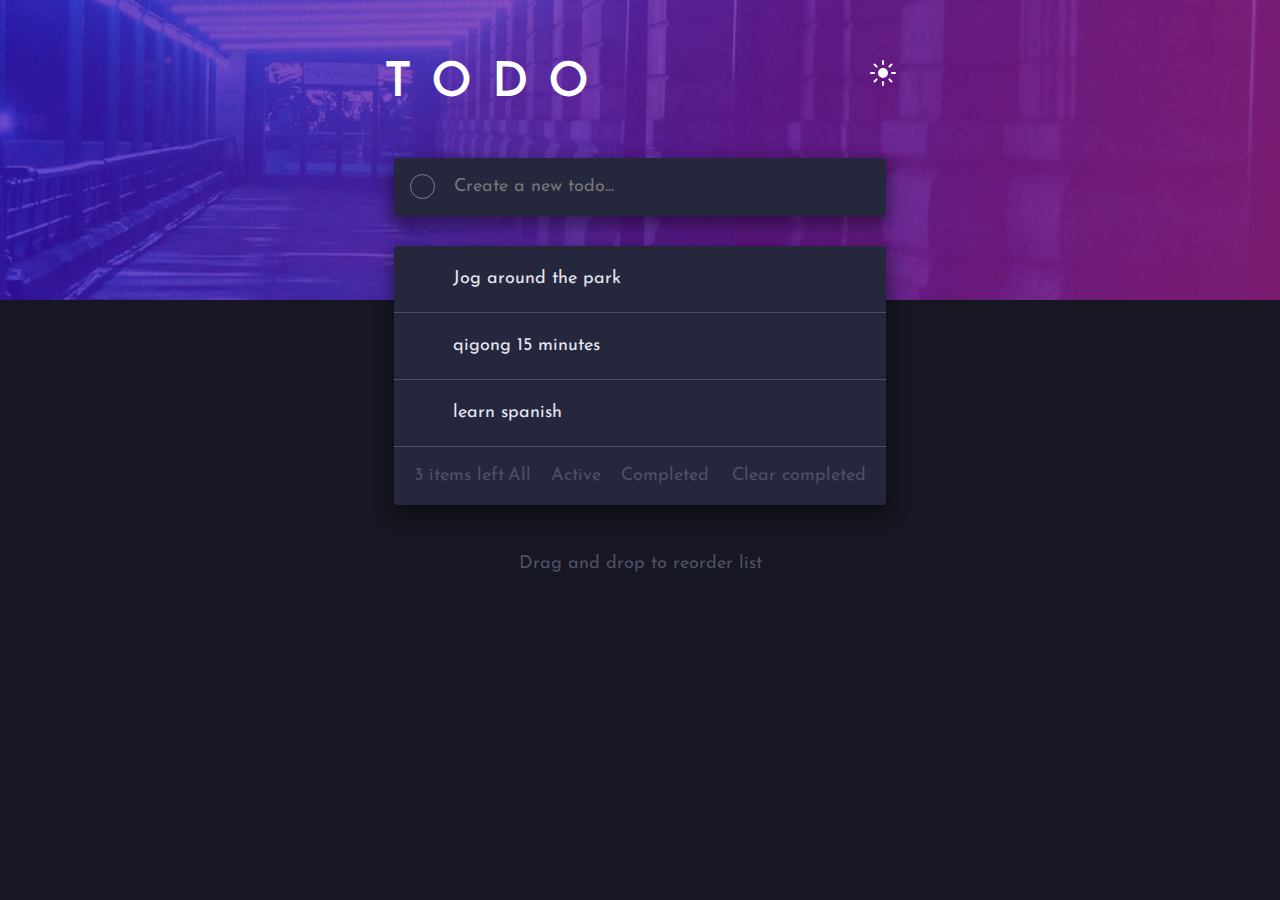
<file: index.html>
<!DOCTYPE html>
<html lang="en">
  <head>
    <meta charset="UTF-8" />
    <meta name="viewport" content="width=device-width, initial-scale=1.0" />
    <!-- displays site properly based on user's device -->

    <link
      rel="icon"
      type="image/png"
      sizes="32x32"
      href="./images/favicon-32x32.png"
    />
    <link rel="stylesheet" href="style.css" />
    <title>Frontend Mentor | Todo app</title>
  </head>
  <body>
    <main>
      <section class="heading">
        <h1>TODO</h1>
        <span class="toggle-mode-icon"
          ><img src="./images/icon-sun.svg" alt="Sun icon"
        /></span>
      </section>
      <div class="todo-app">
        <form class="todo-form">
          <span class="checkbox-circle"></span>
          <input
            type="text"
            name="new-todo"
            id="new-todo"
            placeholder="Create a new todo..."
            autocomplete="off"
          />
        </form>
        <div class="todos">
          <div class="todo-item">
            <input type="checkbox" name="" class="" /> Jog around the park
          </div>
          <div class="todo-item">
            <input type="checkbox" name="" class="" /> qigong 15 minutes
          </div>
          <div class="todo-item">
            <input type="checkbox" name="" class="completed" />
            learn spanish
          </div>
          <div class="summary-section">
            <span class="info">3 items left</span>
            <ul class="filters">
              <li>All</li>
              <li>Active</li>
              <li>Completed</li>
            </ul>
            <p class="clear">Clear completed</p>
          </div>
        </div>
      </div>
      <p>Drag and drop to reorder list</p>
    </main>
  </body>
</html>
</file>
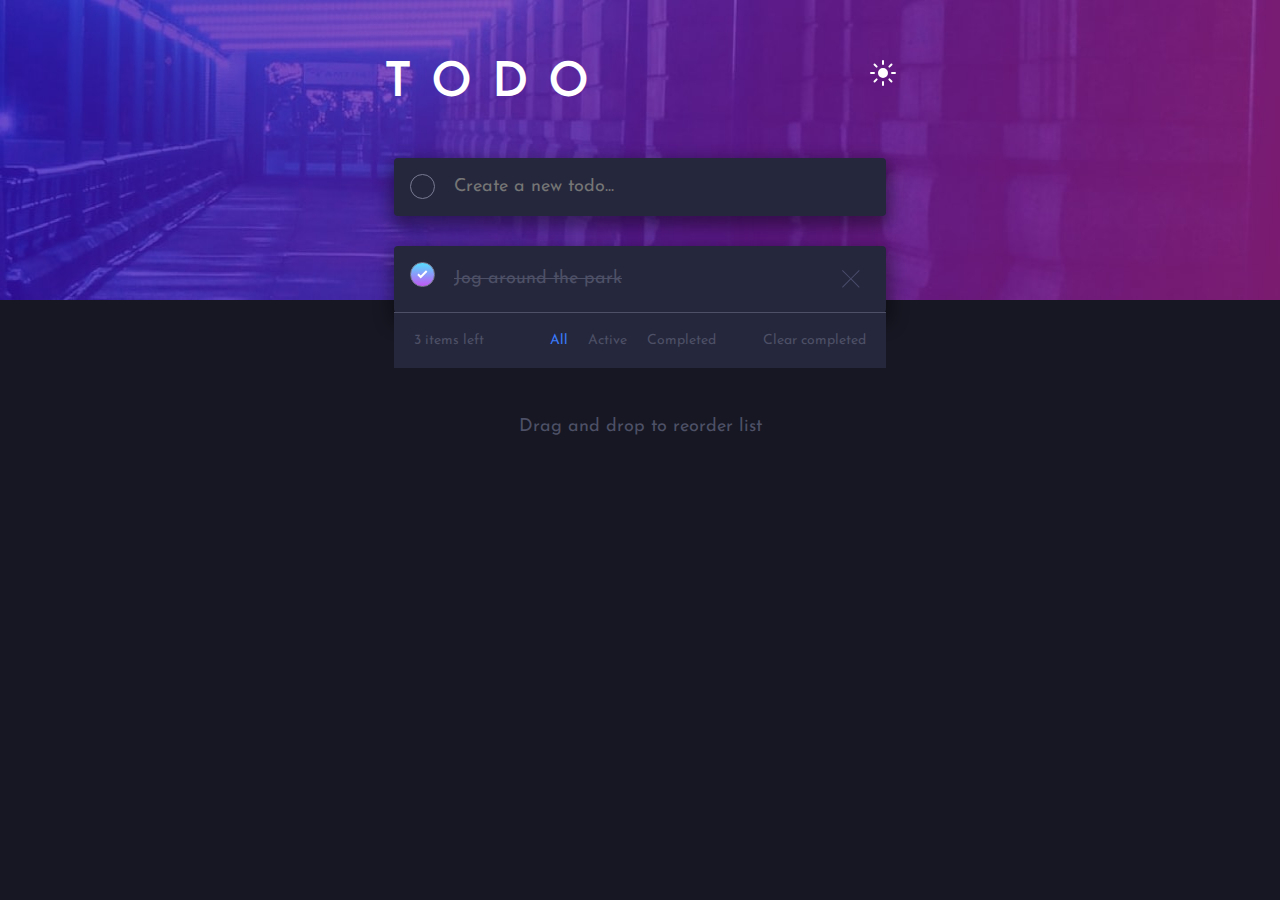
<file: TodoApp/index.html>
<!DOCTYPE html>
<html lang="en">
  <head>
    <meta charset="UTF-8" />
    <meta name="viewport" content="width=device-width, initial-scale=1.0" />
    <!-- displays site properly based on user's device -->

    <link
      rel="icon"
      type="image/png"
      sizes="32x32"
      href="./images/favicon-32x32.png"
    />
    <link rel="stylesheet" href="style.css" />
    <title>Frontend Mentor | Todo app</title>
  </head>
  <body>
    <main>
      <section class="heading">
        <h1>TODO</h1>
        <span class="toggle-mode-icon"
          ><img src="./images/icon-sun.svg" alt="Sun icon"
        /></span>
      </section>
      <div class="todo-app">
        <form class="todo-form">
          <span class="circle-decoration"></span>
          <input
            type="text"
            name="new-todo"
            id="new-todo"
            placeholder="Create a new todo..."
            autocomplete="off"
          />
        </form>
        <ul class="todos">
          <li class="todo-item completed" draggable="true">
            <div class="circle completed"></div>

            Jog around the park
            <span class="delete"></span>
          </li>
        </ul>
        <div class="summary-section">
          <span class="info">3 items left</span>

          <p class="clear">Clear completed</p>
        </div>
        <ul class="filters">
          <li class="selected">All</li>
          <li>Active</li>
          <li>Completed</li>
        </ul>
      </div>
      <p>Drag and drop to reorder list</p>
    </main>
    <script src="script.js"></script>
  </body>
</html>
</file>
<file: style.css>
@import url("https://fonts.googleapis.com/css2?family=Josefin+Sans:wght@400;600;700&display=swap");

:root {
/* primary */
  --bright-blue: hsl(220, 98%, 61%);
  --check-background: linear-gradient hsl(192, 100%, 67%) to hsl(280, 87%, 65%);

  /* light theme */
  --very-light-gray: hsl(0, 0%, 98%);
  --very-light-grayish-blue: hsl(236, 33%, 92%);
  --light-grayish-glue: hsl(233, 11%, 84%);
  --dark-grayish-glue: hsl(236, 9%, 61%);
  --very-dark-grayish-blue: hsl(235, 19%, 35%);

  /* dark theme */
  --very-dark-blue: hsl(235, 21%, 11%);
  --very-dark-desaturated-blue: hsl(235, 24%, 19%);
  --light-grayish-blue: hsl(234, 39%, 85%);
  --light-grayish-blue: hsl(236, 33%, 92%); /*  hover */
  --dark-grayish-blue: hsl(234, 11%, 52%);
  --very-dark-grayish-blue: hsl(233, 14%, 35%);
  /* --very-dark-grayish-blue: hsl(237, 14%, 26%); */

  --border-radius: 4px;
  --box-shadow:1px 7px 17px 4px rgba(0,0,0,0.41);

}

* {
  box-sizing: border-box;
  margin: 0;
  padding: 0;
}

body {
  background-color: var(--very-dark-blue);
  font-family: "Josefin Sans", sans-serif;
  font-size: 18px;
  background-image: url("./images/bg-desktop-dark.jpg");
  background-position: top center;
  background-repeat: no-repeat;
  background-size: 100% 300px;
}



main {
  margin: 60px auto;
  max-width: 40%;
  top: 100px;
}

.heading {
  display: flex;
  justify-content: space-between;
}

.heading h1 {
  color: #fff;
  font-size: 3rem;
  letter-spacing: 20px;
  font-weight: 600;
}

.todo-app {
  margin-top: 40px;
  padding: 10px;
}

.todo-form{
  position: relative;
}

.todo-form input {
  background-color: var(--very-dark-desaturated-blue);
  padding: 20px;
  width: 100%;
  border: none;
  border-radius: var(--border-radius);
  box-shadow: var(--box-shadow);
  font-family: inherit;
  font-size: 18px;
  padding-left: 60px;
  color:var(--light-grayish-blue);;
  
}

.todos {
  margin-top: 30px;
  color: var(--light-grayish-blue);
  background-color: var(--very-dark-desaturated-blue);
  border-radius: var(--border-radius);
  box-shadow: var(--box-shadow);
}

.todo-item {
  border-bottom: 0.5px solid var(--very-dark-grayish-blue);
  padding: 24px 40px;
}

input[type="checkbox"]{
  visibility: hidden;

}

.checkbox-circle{
  z-index: 2;
  position: absolute;
  height: 25px;
  width: 25px;
  top: 16px;
  left: 16px;
  border-radius: 50%;
  border: 1px solid var(--dark-grayish-blue);

}


.summary-section {
  display: flex;
  justify-content: space-between;
  padding: 20px;
  color: var(--very-dark-grayish-blue);
}
ul.filters {
  display: flex;
  justify-content: space-between;
  list-style-type: none;
}



.filters li {
  margin-right: 20px;
}

main > p {
  text-align: center;
  color: var(--very-dark-grayish-blue);
  padding-top: 40px;
}
s
</file>
<file: TodoApp/style.css>
@import url("https://fonts.googleapis.com/css2?family=Josefin+Sans:wght@400;600;700&display=swap");

:root {
  /* primary */
  --bright-blue: hsl(220, 98%, 61%);
  --check-background: linear-gradient(hsl(192, 100%, 67%), hsl(280, 87%, 65%));

  /* light theme */
  --very-light-gray: hsl(0, 0%, 98%);
  --very-light-grayish-blue: hsl(236, 33%, 92%);
  --light-grayish-glue: hsl(233, 11%, 84%);
  --dark-grayish-glue: hsl(236, 9%, 61%);
  --very-dark-grayish-blue: hsl(235, 19%, 35%);

  /* dark theme */
  --very-dark-blue: hsl(235, 21%, 11%);
  --very-dark-desaturated-blue: hsl(235, 24%, 19%);
  --light-grayish-blue: hsl(234, 39%, 85%);
  --light-grayish-blue: hsl(236, 33%, 92%); /*  hover */
  --dark-grayish-blue: hsl(234, 11%, 52%);
  --very-dark-grayish-blue: hsl(233, 14%, 35%);
  /* --very-dark-grayish-blue: hsl(237, 14%, 26%); */

  --border-radius: 4px;
  --box-shadow: 1px 7px 17px 4px rgba(0, 0, 0, 0.41);
}

* {
  box-sizing: border-box;
  margin: 0;
  padding: 0;
}

body {
  background-color: var(--very-dark-blue);
  font-family: "Josefin Sans", sans-serif;
  font-size: 18px;
  background-image: url("./images/bg-desktop-dark.jpg");
  background-position: top center;
  background-repeat: no-repeat;
  background-size: 100% 300px;
}

main {
  margin: 60px auto;
  max-width: 40%;
  top: 100px;
}

.heading {
  display: flex;
  justify-content: space-between;
}

.heading h1 {
  color: #fff;
  font-size: 3rem;
  letter-spacing: 20px;
  font-weight: 600;
}

.todo-app {
  margin-top: 40px;
  padding: 10px;
  position: relative;
}

.todo-form {
  position: relative;
}
.circle,
.circle-decoration {
  z-index: 2;
  display: inline-block;
  position: absolute;
  height: 25px;
  width: 25px;
  top: 16px;
  left: 16px;
  border-radius: 50%;
  border: 1px solid var(--dark-grayish-blue);
  margin-right: 40px;
  background-color: var(--check-background);
}

.todo-form input {
  background-color: var(--very-dark-desaturated-blue);
  padding: 20px;
  width: 100%;
  border: none;
  border-radius: var(--border-radius);
  box-shadow: var(--box-shadow);
  font-family: inherit;
  font-size: 18px;
  padding-left: 60px;
  color: var(--light-grayish-blue);
  caret-color: var(--bright-blue);
}
.todo-form input:focus {
  outline: none;
}
.todos {
  margin-top: 30px;
  color: var(--light-grayish-blue);
  background-color: var(--very-dark-desaturated-blue);
  border-radius: var(--border-radius);
  box-shadow: var(--box-shadow);
  list-style-type: none;
}

li.todo-item {
  border-bottom: 0.5px solid var(--very-dark-grayish-blue);
  padding: 24px 60px;
  position: relative;
  cursor: pointer;
}

.circle.completed {
  background-image: url("images/icon-check.svg"), var(--check-background);
  background-repeat: no-repeat;
  background-position: center;
}

.circle:not(.completed):hover {
  border: 1px solid var(--light-grayish-blue);
}

.todo-item.completed {
  text-decoration: line-through;
  color: var(--very-dark-grayish-blue);
}

.delete {
  background: url("./images/icon-cross.svg") no-repeat;
  height: 24px;
  width: 24px;
  position: absolute;
  right: 20px;
}

.summary-section {
  display: flex;
  justify-content: space-between;
  padding: 20px;
  color: var(--very-dark-grayish-blue);
  font-size: 14px;
  background-color: var(--very-dark-desaturated-blue);
}

ul.filters {
  background-color: var(--very-dark-desaturated-blue);
  display: flex;
  justify-content: space-between;
  list-style-type: none;
  color: var(--very-dark-grayish-blue);
  font-size: 14px;
  max-width: 200px;
  padding: 16px;
  position: absolute;
  bottom: 14px;
  left: 150px;
}

.filters li {
  margin-right: 20px;
}

ul.filters li:hover,
.clear:hover {
  color: var(--light-grayish-blue);
  cursor: pointer;
}

ul.filters li.selected {
  color: var(--bright-blue);
}

main > p {
  text-align: center;
  color: var(--very-dark-grayish-blue);
  padding-top: 40px;
}
</file>
